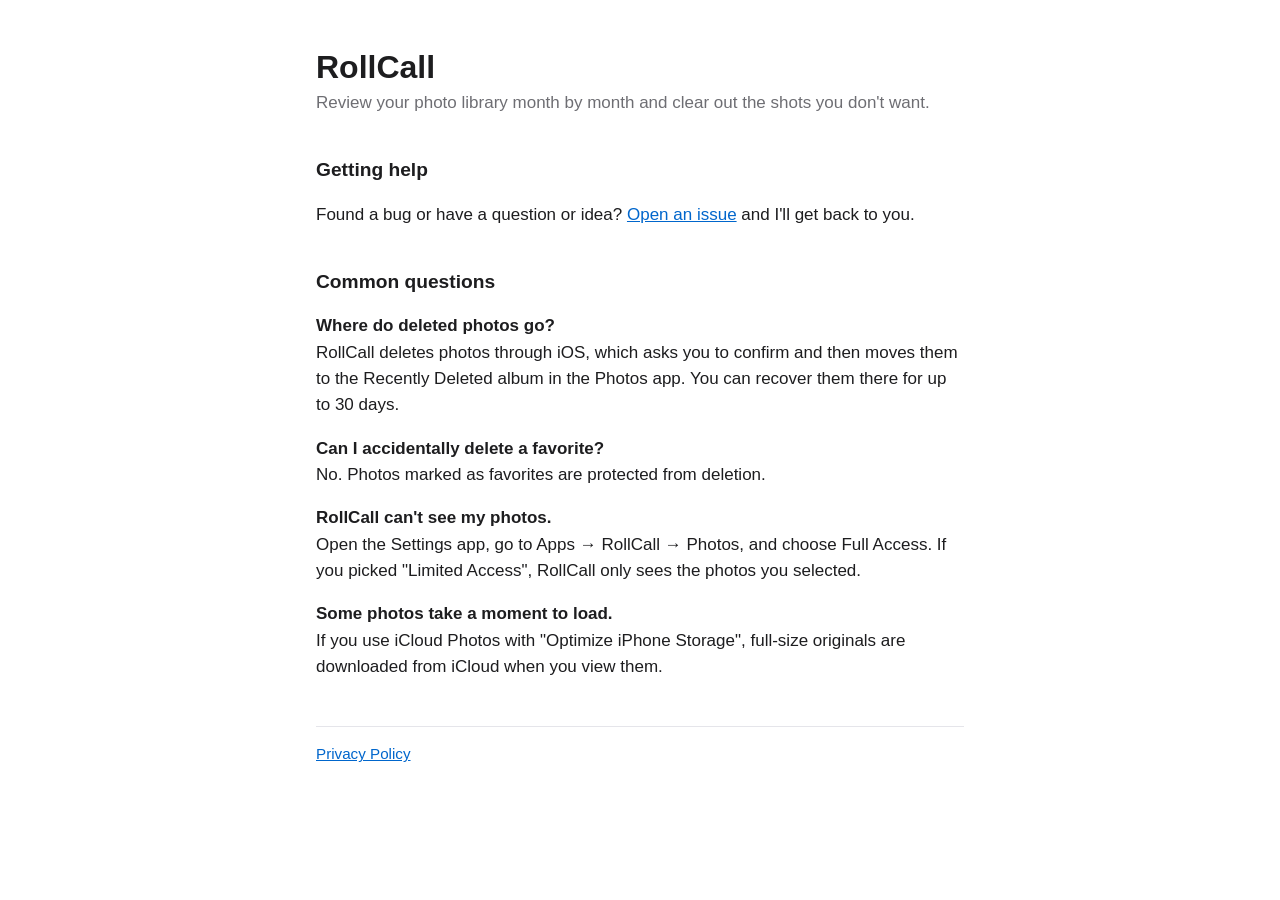
<file: index.html>
<!doctype html>
<html lang="en">
<head>
<meta charset="utf-8">
<meta name="viewport" content="width=device-width, initial-scale=1">
<title>RollCall Support</title>
<link rel="stylesheet" href="style.css">
</head>
<body>
<main>
<h1>RollCall</h1>
<p class="meta">Review your photo library month by month and clear out the shots you don't want.</p>

<h2>Getting help</h2>
<p>Found a bug or have a question or idea? <a href="https://github.com/wmilz/photoswipe-support/issues/new">Open an issue</a> and I'll get back to you.</p>

<h2>Common questions</h2>
<p><strong>Where do deleted photos go?</strong><br>
RollCall deletes photos through iOS, which asks you to confirm and then moves them to the Recently Deleted album in the Photos app. You can recover them there for up to 30 days.</p>
<p><strong>Can I accidentally delete a favorite?</strong><br>
No. Photos marked as favorites are protected from deletion.</p>
<p><strong>RollCall can't see my photos.</strong><br>
Open the Settings app, go to Apps &rarr; RollCall &rarr; Photos, and choose Full Access. If you picked "Limited Access", RollCall only sees the photos you selected.</p>
<p><strong>Some photos take a moment to load.</strong><br>
If you use iCloud Photos with "Optimize iPhone Storage", full-size originals are downloaded from iCloud when you view them.</p>

<nav><a href="privacy.html">Privacy Policy</a></nav>
</main>
</body>
</html>
</file>
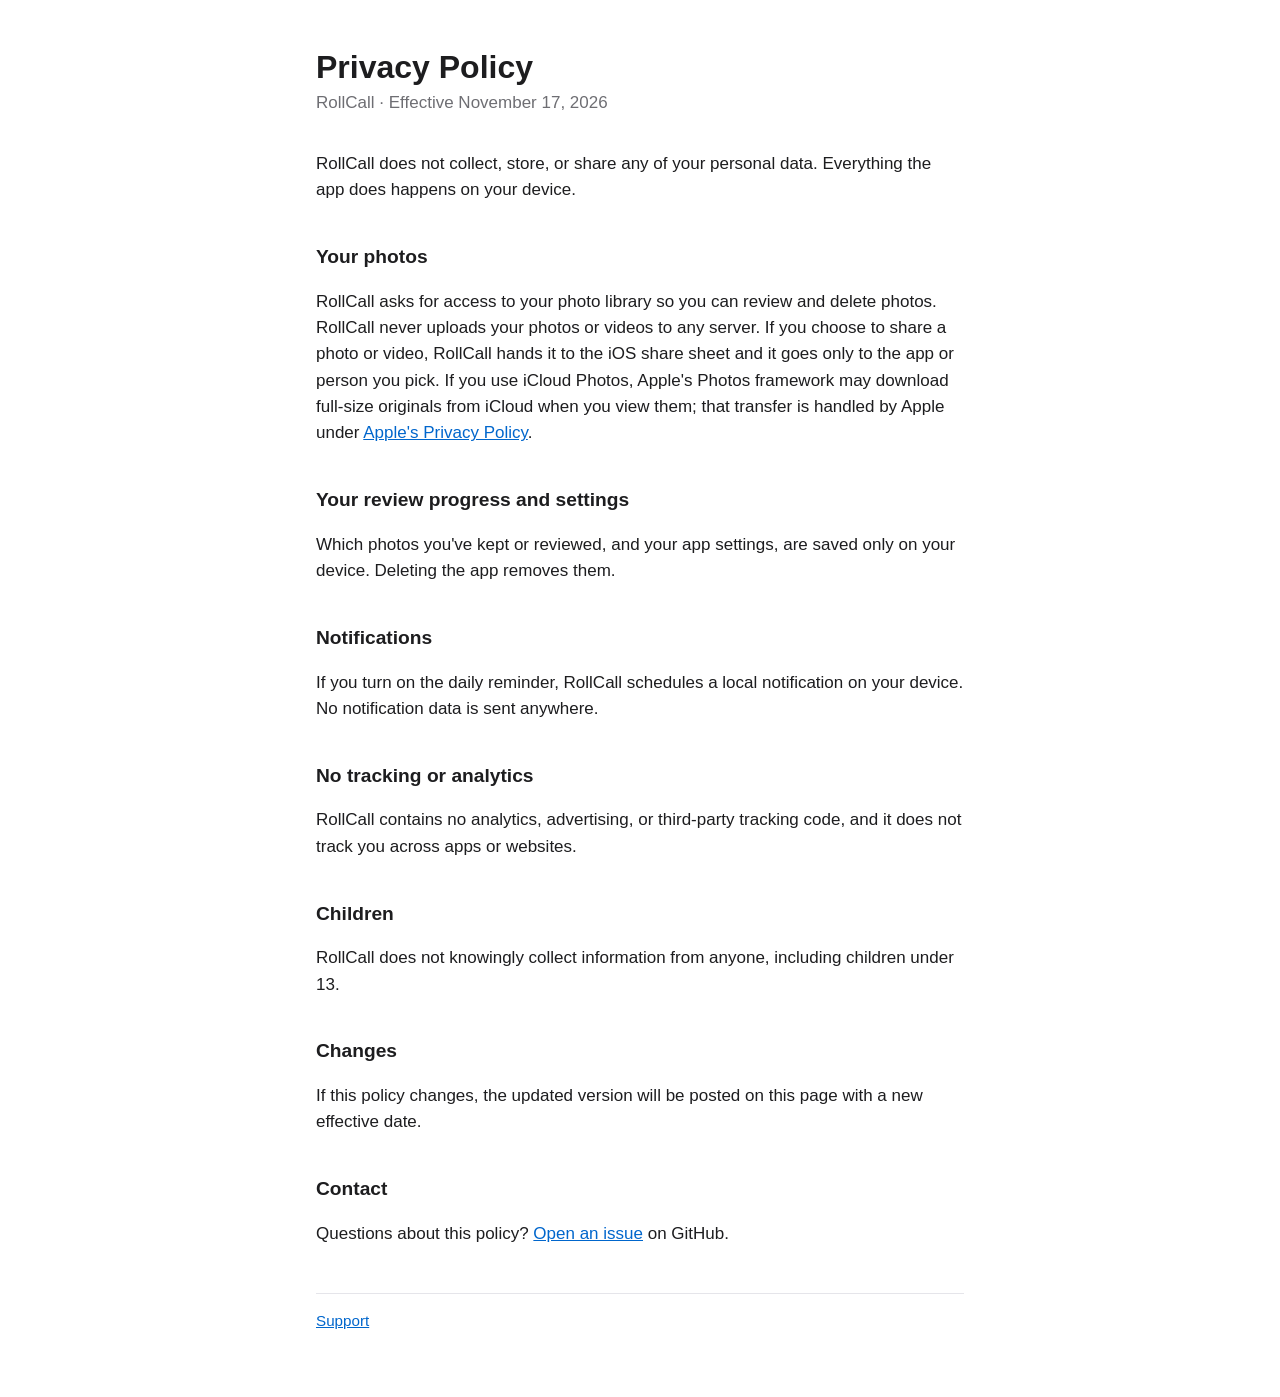
<file: privacy.html>
<!doctype html>
<html lang="en">
<head>
<meta charset="utf-8">
<meta name="viewport" content="width=device-width, initial-scale=1">
<title>RollCall Privacy Policy</title>
<link rel="stylesheet" href="style.css">
</head>
<body>
<main>
<h1>Privacy Policy</h1>
<p class="meta">RollCall &middot; Effective November 17, 2026</p>

<p>RollCall does not collect, store, or share any of your personal data. Everything the app does happens on your device.</p>

<h2>Your photos</h2>
<p>RollCall asks for access to your photo library so you can review and delete photos. RollCall never uploads your photos or videos to any server. If you choose to share a photo or video, RollCall hands it to the iOS share sheet and it goes only to the app or person you pick. If you use iCloud Photos, Apple's Photos framework may download full-size originals from iCloud when you view them; that transfer is handled by Apple under <a href="https://www.apple.com/legal/privacy/">Apple's Privacy Policy</a>.</p>

<h2>Your review progress and settings</h2>
<p>Which photos you've kept or reviewed, and your app settings, are saved only on your device. Deleting the app removes them.</p>

<h2>Notifications</h2>
<p>If you turn on the daily reminder, RollCall schedules a local notification on your device. No notification data is sent anywhere.</p>

<h2>No tracking or analytics</h2>
<p>RollCall contains no analytics, advertising, or third-party tracking code, and it does not track you across apps or websites.</p>

<h2>Children</h2>
<p>RollCall does not knowingly collect information from anyone, including children under 13.</p>

<h2>Changes</h2>
<p>If this policy changes, the updated version will be posted on this page with a new effective date.</p>

<h2>Contact</h2>
<p>Questions about this policy? <a href="https://github.com/wmilz/photoswipe-support/issues/new">Open an issue</a> on GitHub.</p>

<nav><a href="index.html">Support</a></nav>
</main>
</body>
</html>
</file>
<file: style.css>
:root { --bg: #ffffff; --fg: #1d1d1f; --muted: #6e6e73; --link: #0066cc; --rule: #e5e5ea; }
@media (prefers-color-scheme: dark) {
  :root { --bg: #000000; --fg: #f5f5f7; --muted: #a1a1a6; --link: #2997ff; --rule: #38383a; }
}
* { box-sizing: border-box; }
body { margin: 0; background: var(--bg); color: var(--fg);
  font: 17px/1.55 -apple-system, BlinkMacSystemFont, "Segoe UI", Helvetica, Arial, sans-serif; }
main { max-width: 680px; margin: 0 auto; padding: 48px 16px 64px; }
h1 { font-size: 2rem; line-height: 1.2; margin: 0 0 4px; }
h2 { font-size: 1.2rem; margin: 2em 0 0.4em; }
.meta { color: var(--muted); margin: 0 0 2em; }
a { color: var(--link); }
nav { border-top: 1px solid var(--rule); margin-top: 3em; padding-top: 1em; color: var(--muted); font-size: 0.95rem; }
nav a { margin-right: 1.2em; }
</file>
